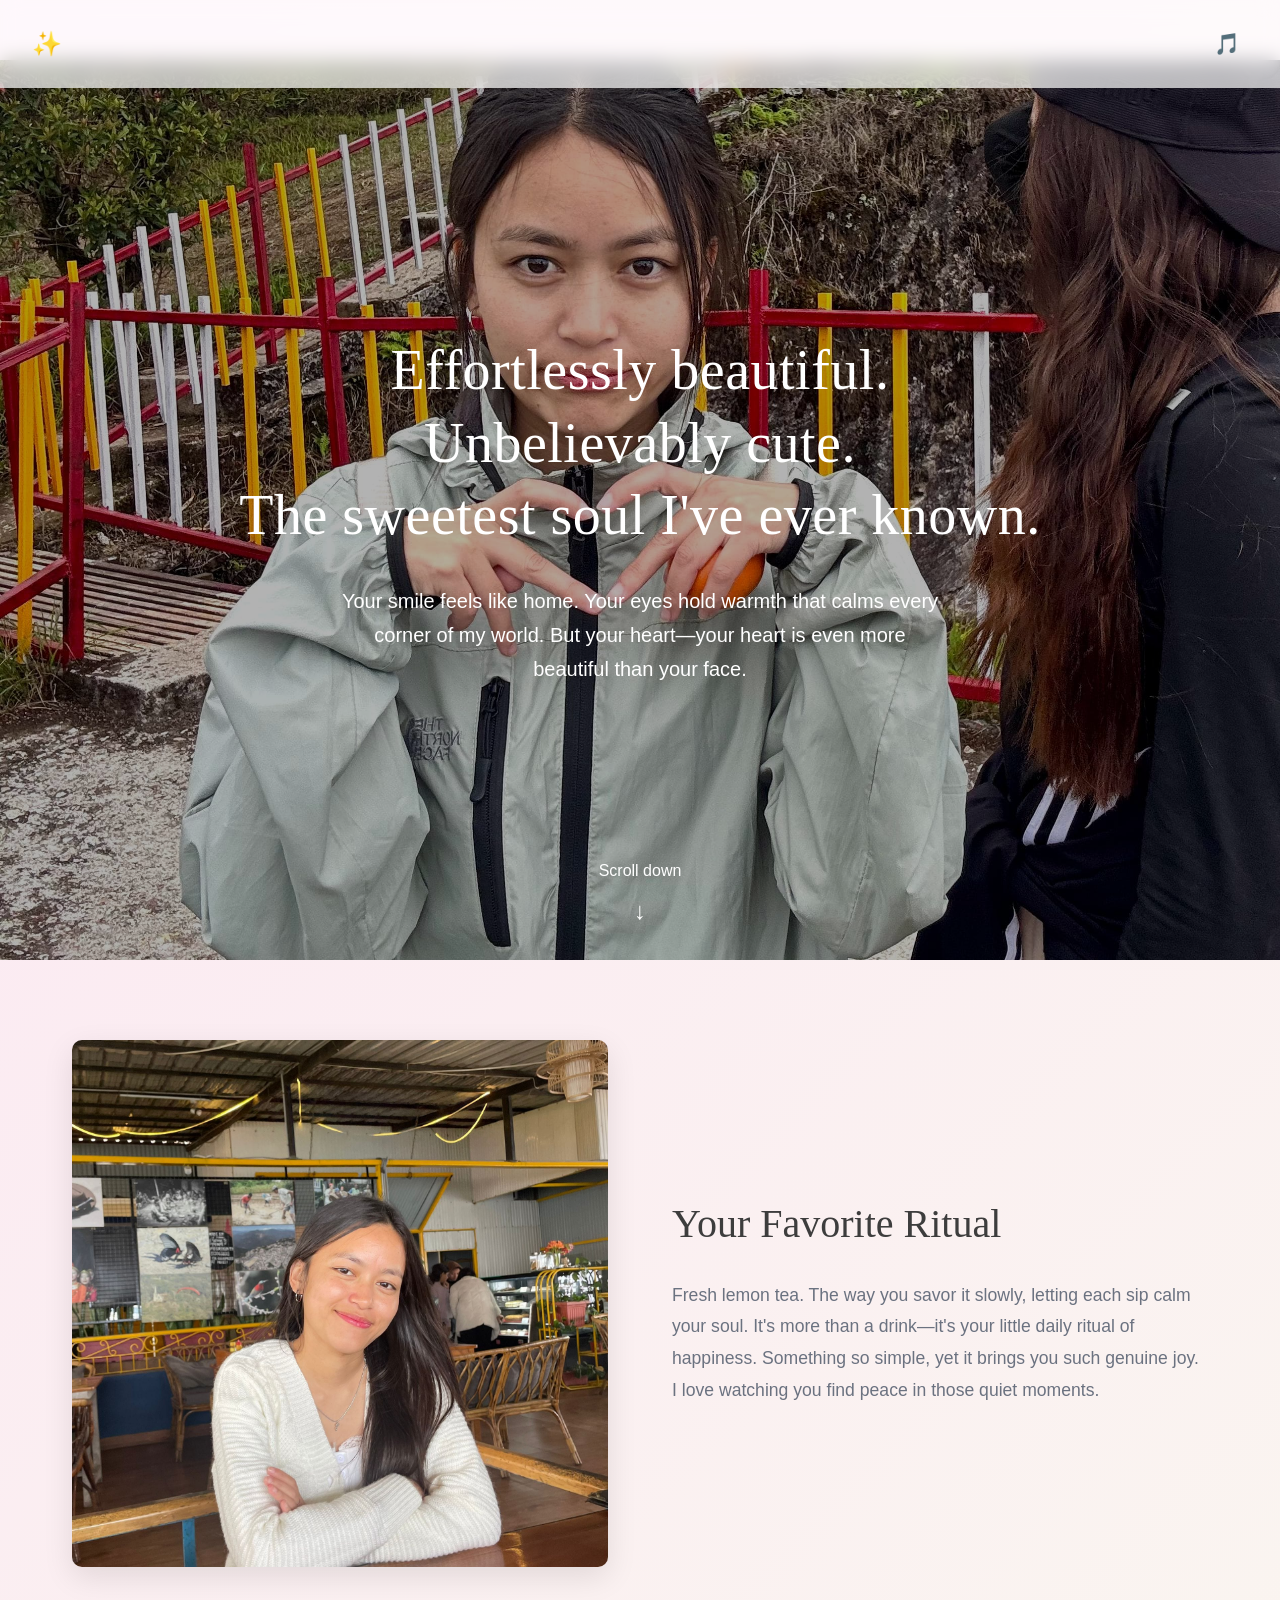
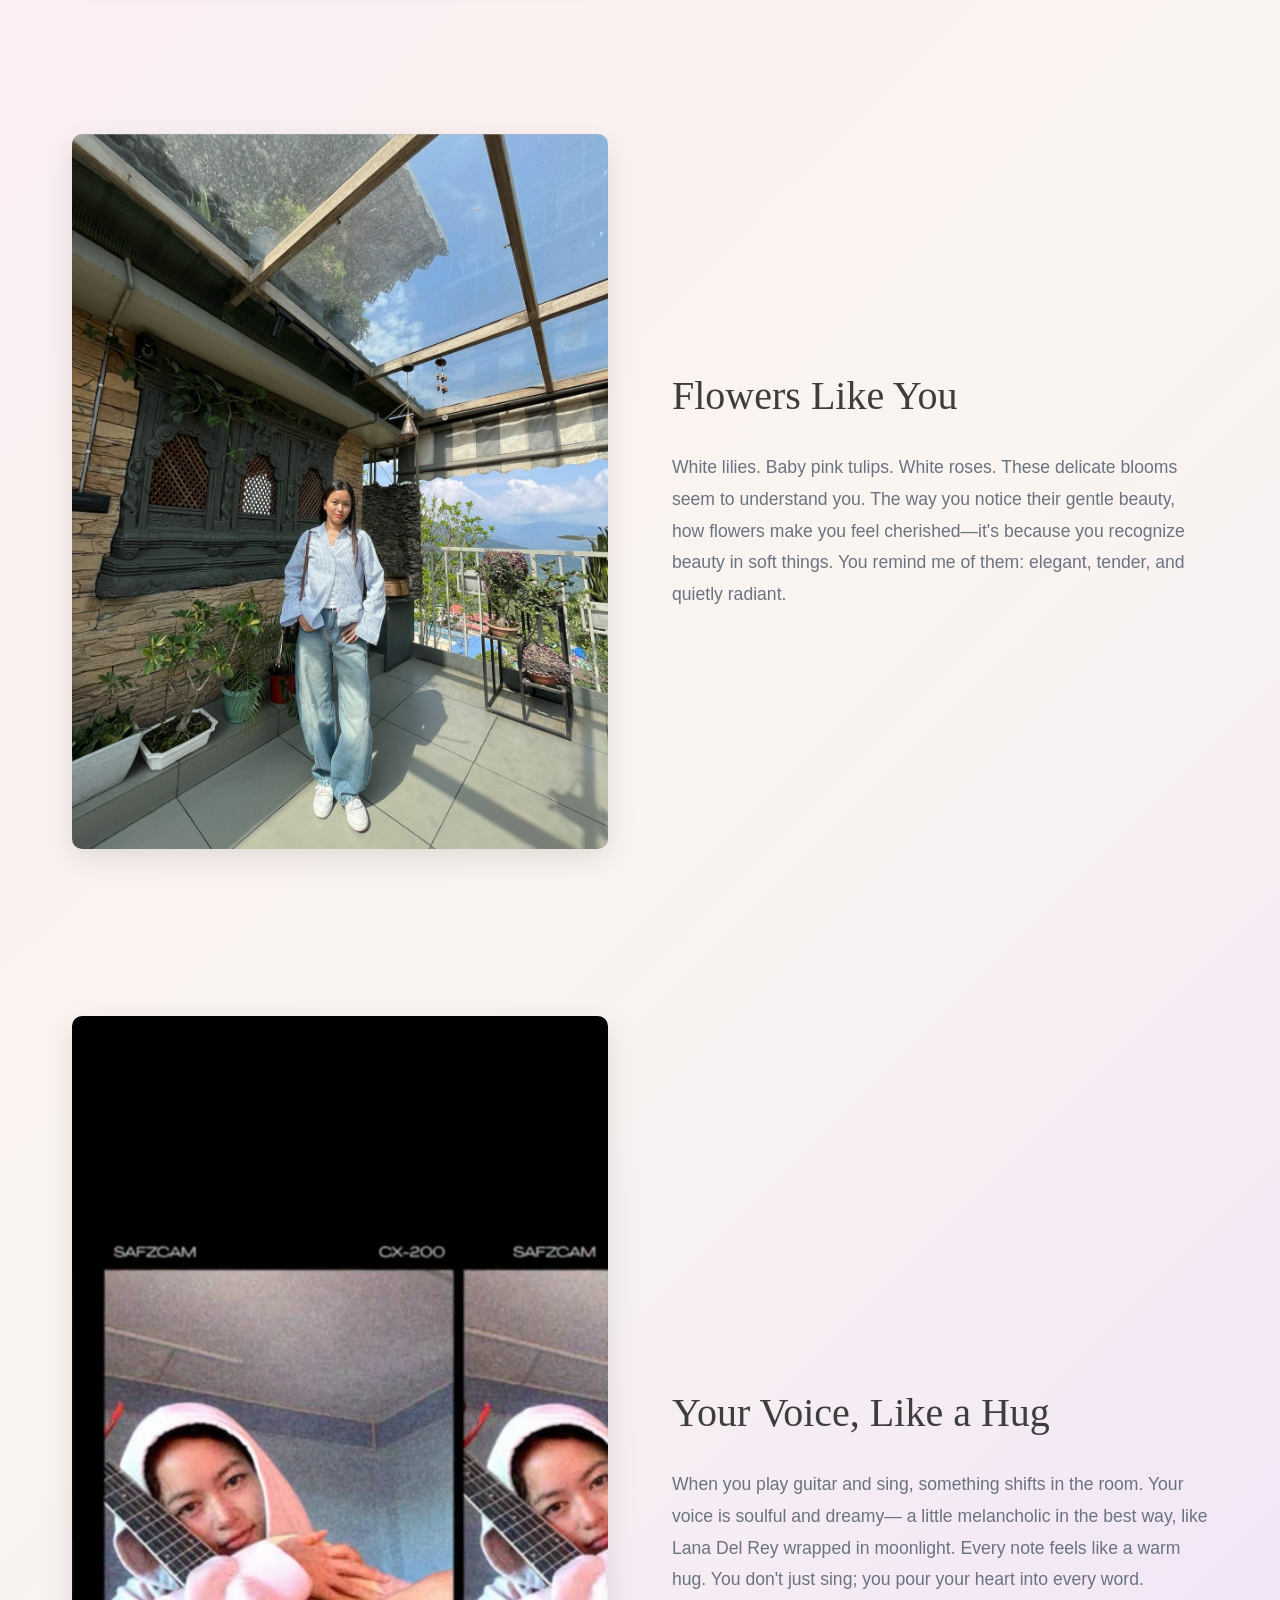
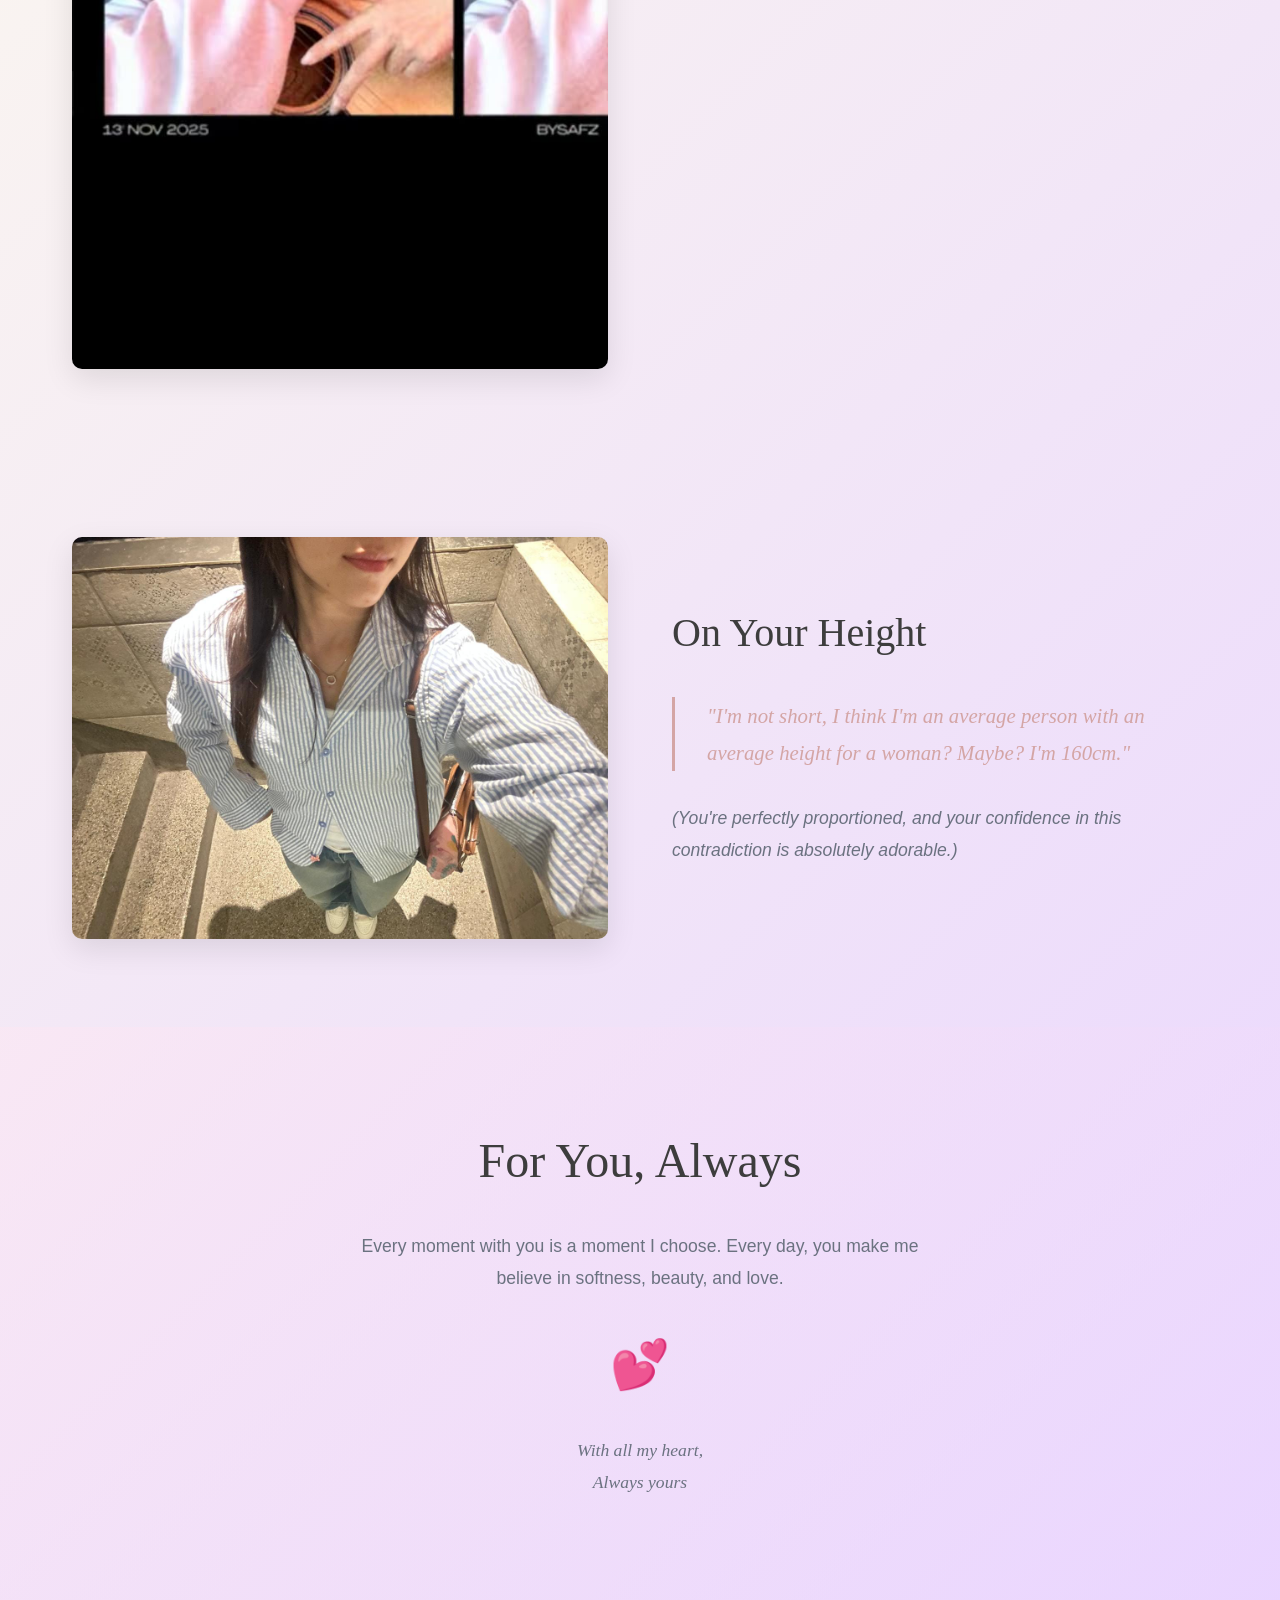
<file: index.html>
<!DOCTYPE html>
<html lang="en">
<head>
    <meta charset="UTF-8">
    <meta name="viewport" content="width=device-width, initial-scale=1.0">
    <title>For You, Always</title>
    <style>
        * {
            margin: 0;
            padding: 0;
            box-sizing: border-box;
        }

        :root {
            --primary-gradient: linear-gradient(135deg, #fce7f3 0%, #faf5f0 50%, #e9d5ff 100%);
            --cream: #faf5f0;
            --blush: #fce7f3;
            --lavender: #e9d5ff;
            --text-dark: #3d3d3d;
            --text-light: #6b7280;
            --accent: #d4a5a5;
        }

        html {
            scroll-behavior: smooth;
        }

        body {
            font-family: 'Segoe UI', Tahoma, Geneva, Verdana, sans-serif;
            color: var(--text-dark);
            background: var(--primary-gradient);
            line-height: 1.6;
            overflow-x: hidden;
        }

        /* Navigation */
        .navbar {
            position: fixed;
            top: 0;
            left: 0;
            right: 0;
            display: flex;
            justify-content: space-between;
            align-items: center;
            padding: 1.5rem 2rem;
            background: rgba(255, 255, 255, 0.7);
            backdrop-filter: blur(10px);
            z-index: 1000;
            box-shadow: 0 2px 10px rgba(0, 0, 0, 0.05);
        }

        .nav-brand {
            font-size: 1.5rem;
        }

        .music-toggle {
            background: none;
            border: none;
            cursor: pointer;
            font-size: 1.3rem;
            transition: transform 0.3s ease;
            padding: 0.5rem;
        }

        .music-toggle:hover {
            transform: scale(1.1);
        }

        .music-toggle.active .music-icon::before {
            content: '🔊';
            position: absolute;
        }

        /* Hero Section */
        .hero {
            position: relative;
            height: 100vh;
            display: flex;
            align-items: center;
            justify-content: center;
            overflow: hidden;
            margin-top: 60px;
        }

        .hero-image {
            position: absolute;
            top: 0;
            left: 0;
            width: 100%;
            height: 100%;
            z-index: 1;
        }

        .hero-image img {
            width: 100%;
            height: 100%;
            object-fit: cover;
        }

        .hero-overlay {
            position: absolute;
            top: 0;
            left: 0;
            width: 100%;
            height: 100%;
            background: rgba(0, 0, 0, 0.3);
            z-index: 2;
        }

        .hero-content {
            position: relative;
            z-index: 3;
            text-align: center;
            color: white;
            padding: 2rem;
            animation: fadeInUp 1s ease-out;
        }

        .hero-title {
            font-family: 'Georgia', 'Garamond', serif;
            font-size: clamp(2rem, 5vw, 3.5rem);
            font-weight: 400;
            line-height: 1.3;
            margin-bottom: 2rem;
            letter-spacing: 0.5px;
        }

        .hero-subtitle {
            font-size: clamp(1rem, 3vw, 1.25rem);
            max-width: 600px;
            margin: 0 auto;
            font-weight: 300;
            line-height: 1.7;
        }

        .scroll-indicator {
            position: absolute;
            bottom: 30px;
            left: 50%;
            transform: translateX(-50%);
            z-index: 4;
            display: flex;
            flex-direction: column;
            align-items: center;
            gap: 0.5rem;
            color: white;
            animation: bounce 2s infinite;
        }

        .scroll-arrow {
            display: block;
            font-size: 1.5rem;
        }

        @keyframes bounce {
            0%, 100% {
                transform: translateY(0);
            }
            50% {
                transform: translateY(-10px);
            }
        }

        @keyframes fadeInUp {
            from {
                opacity: 0;
                transform: translateY(30px);
            }
            to {
                opacity: 1;
                transform: translateY(0);
            }
        }

        /* Fade In Sections */
        .fade-in-section {
            opacity: 0;
            animation: fadeInUp 0.8s ease-out forwards;
        }

        .section-content {
            display: flex;
            align-items: center;
            gap: 4rem;
            padding: 5rem 2rem;
            max-width: 1200px;
            margin: 0 auto;
        }

        .section-content.reverse {
            flex-direction: row-reverse;
        }

        .content-image {
            flex: 1;
            min-height: 400px;
        }

        .content-image img {
            width: 100%;
            height: 100%;
            object-fit: cover;
            border-radius: 10px;
            box-shadow: 0 10px 30px rgba(0, 0, 0, 0.1);
            transition: transform 0.5s ease;
        }

        .section-content:hover .content-image img {
            transform: scale(1.02);
        }

        .content-text {
            flex: 1;
        }

        .content-text h2 {
            font-family: 'Georgia', 'Garamond', serif;
            font-size: clamp(1.8rem, 4vw, 2.5rem);
            margin-bottom: 1.5rem;
            color: var(--text-dark);
            font-weight: 400;
        }

        .content-text p {
            font-size: 1.1rem;
            color: var(--text-light);
            line-height: 1.8;
            margin-bottom: 1rem;
        }

        /* Playful Section */
        .playful blockquote {
            font-family: 'Georgia', serif;
            font-style: italic;
            font-size: 1.3rem;
            color: var(--accent);
            margin: 2rem 0;
            padding-left: 2rem;
            border-left: 3px solid var(--accent);
            line-height: 1.8;
        }

        .playful-note {
            font-size: 0.95rem;
            color: #a78baa;
            font-style: italic;
            margin-top: 1rem;
        }

        /* Closing Section */
        .closing-section {
            background: linear-gradient(135deg, rgba(252, 231, 243, 0.6) 0%, rgba(233, 213, 255, 0.6) 100%);
            padding: 6rem 2rem;
            text-align: center;
            min-height: 500px;
            display: flex;
            align-items: center;
            justify-content: center;
        }

        .closing-content h2 {
            font-family: 'Georgia', serif;
            font-size: clamp(2rem, 5vw, 3rem);
            margin-bottom: 2rem;
            color: var(--text-dark);
            font-weight: 400;
        }

        .closing-content p {
            font-size: 1.1rem;
            color: var(--text-light);
            max-width: 600px;
            margin: 0 auto 2rem;
            line-height: 1.8;
        }

        .heart-animation {
            font-size: 3rem;
            margin: 2rem 0;
            animation: heartbeat 1.2s infinite;
        }

        @keyframes heartbeat {
            0%, 100% {
                transform: scale(1);
            }
            25% {
                transform: scale(1.1);
            }
            50% {
                transform: scale(1);
            }
        }

        .signature {
            font-family: 'Georgia', serif;
            font-size: 1.2rem;
            color: var(--accent);
            font-style: italic;
            margin-top: 2rem;
        }

        /* Responsive Design */
        @media (max-width: 768px) {
            .section-content {
                flex-direction: column;
                gap: 2rem;
                padding: 3rem 1.5rem;
            }

            .section-content.reverse {
                flex-direction: column;
            }

            .content-image {
                min-height: 300px;
            }

            .navbar {
                padding: 1rem 1.5rem;
            }

            .hero {
                margin-top: 50px;
            }

            .closing-section {
                padding: 4rem 1.5rem;
                min-height: auto;
            }
        }

        @media (max-width: 480px) {
            .hero-title {
                font-size: 1.8rem;
            }

            .hero-subtitle {
                font-size: 0.95rem;
            }

            .content-text h2 {
                font-size: 1.5rem;
            }

            .content-text p {
                font-size: 1rem;
            }

            .section-content {
                padding: 2rem 1rem;
            }
        }

        /* Scroll Animation Trigger */
        .fade-in-section {
            opacity: 0;
        }

        .fade-in-section.visible {
            animation: fadeInUp 0.8s ease-out forwards;
        }
    </style>
</head>
<body>
    <!-- Navigation -->
    <nav class="navbar">
        <div class="nav-brand">✨</div>
        <button class="music-toggle" id="musicToggle" title="Toggle background music">
            <span class="music-icon">🎵</span>
        </button>
    </nav>

    <!-- Audio -->
    <audio id="bgMusic" loop>
        <source src="love.mp3" type="audio/mpeg">
    </audio>

    <!-- Hero Section -->
    <section class="hero" id="hero">
        <div class="hero-image">
            <img src="xyz.jpg" alt="Hero">
            <div class="hero-overlay"></div>
        </div>
        <div class="hero-content">
            <h1 class="hero-title">Effortlessly beautiful.<br>Unbelievably cute.<br>The sweetest soul I've ever known.</h1>
            <p class="hero-subtitle">
                Your smile feels like home. Your eyes hold warmth that calms every corner of my world.
                But your heart—your heart is even more beautiful than your face.
            </p>
        </div>
        <div class="scroll-indicator">
            <span>Scroll down</span>
            <div class="scroll-arrow">↓</div>
        </div>
    </section>

    <!-- Favorite Drink Section -->
    <section class="section-content fade-in-section" id="drink">
        <div class="content-image">
            <img src="love.jpg" alt="Favorite Drink">
        </div>
        <div class="content-text">
            <h2>Your Favorite Ritual</h2>
            <p>
                Fresh lemon tea. The way you savor it slowly, letting each sip calm your soul.
                It's more than a drink—it's your little daily ritual of happiness. Something so simple,
                yet it brings you such genuine joy. I love watching you find peace in those quiet moments.
            </p>
        </div>
    </section>

    <!-- Favorite Flowers Section -->
    <section class="section-content fade-in-section reverse" id="flowers">
        <div class="content-text">
            <h2>Flowers Like You</h2>
            <p>
                White lilies. Baby pink tulips. White roses. These delicate blooms seem to understand you.
                The way you notice their gentle beauty, how flowers make you feel cherished—it's because
                you recognize beauty in soft things. You remind me of them: elegant, tender, and quietly radiant.
            </p>
        </div>
        <div class="content-image">
            <img src="flower.jpg" alt="Favorite Flowers">
        </div>
    </section>

    <!-- Music & Guitar Section -->
    <section class="section-content fade-in-section" id="music">
        <div class="content-image">
            <img src="guitar.jpg" alt="Guitar">
        </div>
        <div class="content-text">
            <h2>Your Voice, Like a Hug</h2>
            <p>
                When you play guitar and sing, something shifts in the room. Your voice is soulful and dreamy—
                a little melancholic in the best way, like Lana Del Rey wrapped in moonlight.
                Every note feels like a warm hug. You don't just sing; you pour your heart into every word.
            </p>
        </div>
    </section>

    <!-- Height Section (Playful) -->
    <section class="section-content fade-in-section reverse playful" id="height">
        <div class="content-text">
            <h2>On Your Height</h2>
            <blockquote>
                "I'm not short, I think I'm an average person with an average height for a woman? Maybe? I'm 160cm."
            </blockquote>
            <p class="playful-note">
                (You're perfectly proportioned, and your confidence in this contradiction is absolutely adorable.)
            </p>
        </div>
        <div class="content-image">
            <img src="short.jpg" alt="Height">
        </div>
    </section>

    <!-- Closing Section -->
    <section class="closing-section">
        <div class="closing-content">
            <h2>For You, Always</h2>
            <p>
                Every moment with you is a moment I choose. Every day, you make me believe in softness, beauty, and love.
            </p>
            <div class="heart-animation">💕</div>
            <p class="signature">With all my heart,<br>Always yours</p>
        </div>
    </section>

    <script>
        // Music Toggle
        const musicToggle = document.getElementById('musicToggle');
        const bgMusic = document.getElementById('bgMusic');
        let musicPlaying = false;

        musicToggle.addEventListener('click', () => {
            if (musicPlaying) {
                bgMusic.pause();
                musicToggle.classList.remove('active');
                musicPlaying = false;
            } else {
                bgMusic.play().catch(err => console.log('Audio playback blocked:', err));
                musicToggle.classList.add('active');
                musicPlaying = true;
            }
        });

        // Scroll Animation Observer
        const observerOptions = {
            threshold: 0.1,
            rootMargin: '0px 0px -50px 0px'
        };

        const observer = new IntersectionObserver((entries) => {
            entries.forEach(entry => {
                if (entry.isIntersecting) {
                    entry.target.classList.add('visible');
                    observer.unobserve(entry.target);
                }
            });
        }, observerOptions);

        document.querySelectorAll('.fade-in-section').forEach(element => {
            observer.observe(element);
        });

        // Smooth Scroll for Scroll Indicator
        document.querySelector('.scroll-indicator').addEventListener('click', () => {
            document.getElementById('drink').scrollIntoView({ behavior: 'smooth' });
        });
    </script>
</body>
</html>
</file>
